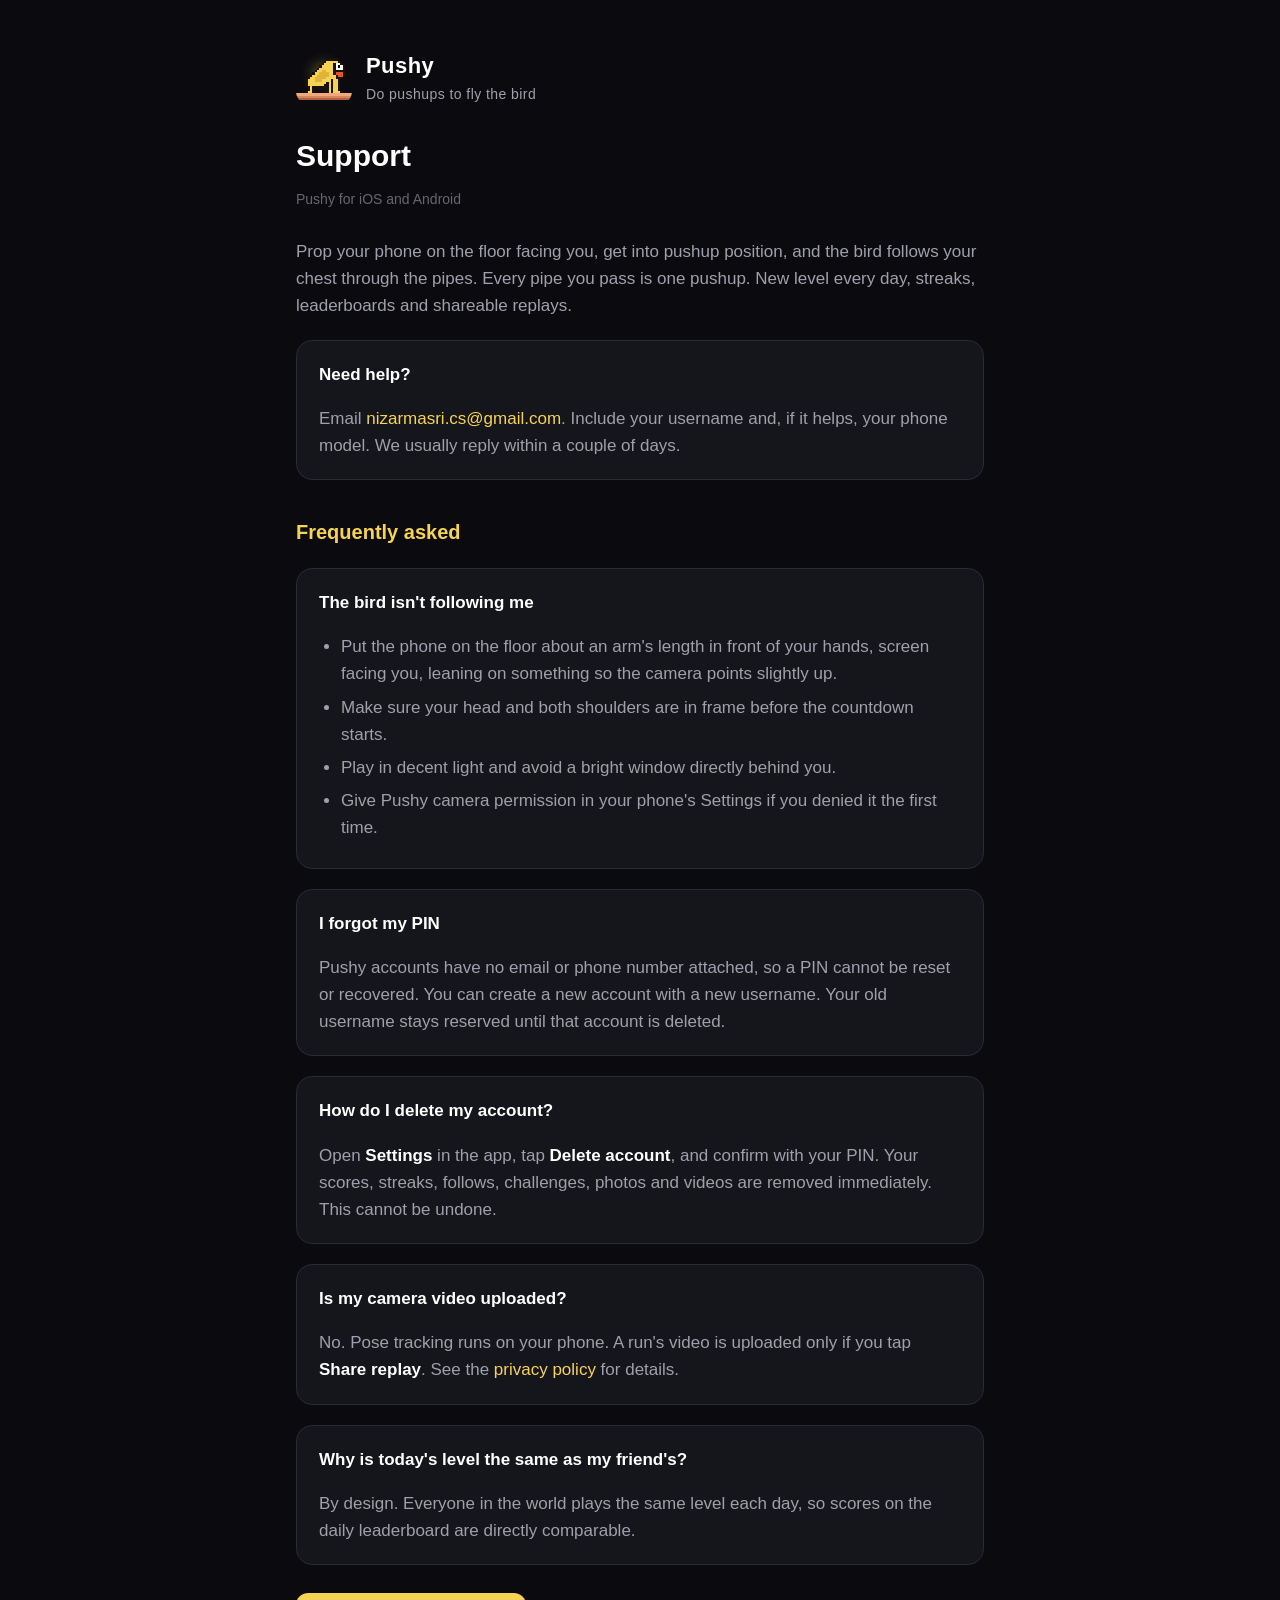
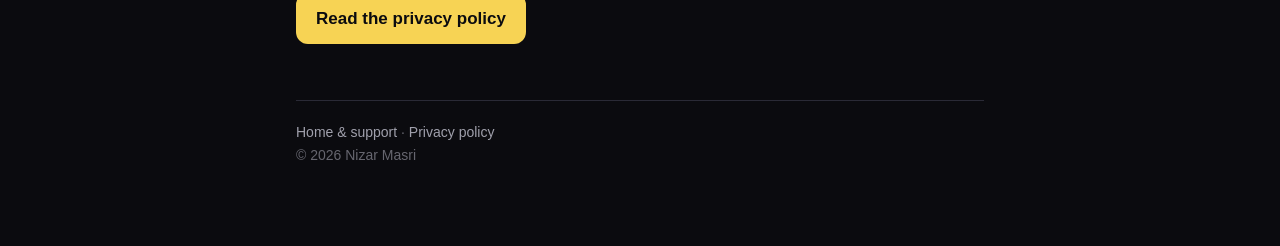
<file: index.html>
<!DOCTYPE html>
<html lang="en">
<head>
<meta charset="utf-8">
<meta name="viewport" content="width=device-width, initial-scale=1">
<meta name="color-scheme" content="dark">
<title>Pushy Support</title>
<meta name="description" content="Pushy: do pushups to fly the bird. Support, FAQ and privacy policy.">
<link rel="icon" href="icon.png">
<link rel="stylesheet" href="style.css">
</head>
<body>
<main>
  <header>
    <img src="icon.png" alt="Pushy icon">
    <div class="brand">Pushy <span>Do pushups to fly the bird</span></div>
  </header>

  <h1>Support</h1>
  <p class="meta">Pushy for iOS and Android</p>

  <p>Prop your phone on the floor facing you, get into pushup position, and the bird follows your chest through the pipes. Every pipe you pass is one pushup. New level every day, streaks, leaderboards and shareable replays.</p>

  <div class="card">
    <h3>Need help?</h3>
    <p>Email <a href="mailto:nizarmasri.cs@gmail.com">nizarmasri.cs@gmail.com</a>. Include your username and, if it helps, your phone model. We usually reply within a couple of days.</p>
  </div>

  <h2>Frequently asked</h2>

  <div class="card">
    <h3>The bird isn't following me</h3>
    <ul>
      <li>Put the phone on the floor about an arm's length in front of your hands, screen facing you, leaning on something so the camera points slightly up.</li>
      <li>Make sure your head and both shoulders are in frame before the countdown starts.</li>
      <li>Play in decent light and avoid a bright window directly behind you.</li>
      <li>Give Pushy camera permission in your phone's Settings if you denied it the first time.</li>
    </ul>
  </div>

  <div class="card">
    <h3>I forgot my PIN</h3>
    <p>Pushy accounts have no email or phone number attached, so a PIN cannot be reset or recovered. You can create a new account with a new username. Your old username stays reserved until that account is deleted.</p>
  </div>

  <div class="card">
    <h3>How do I delete my account?</h3>
    <p>Open <strong>Settings</strong> in the app, tap <strong>Delete account</strong>, and confirm with your PIN. Your scores, streaks, follows, challenges, photos and videos are removed immediately. This cannot be undone.</p>
  </div>

  <div class="card">
    <h3>Is my camera video uploaded?</h3>
    <p>No. Pose tracking runs on your phone. A run's video is uploaded only if you tap <strong>Share replay</strong>. See the <a href="privacy.html">privacy policy</a> for details.</p>
  </div>

  <div class="card">
    <h3>Why is today's level the same as my friend's?</h3>
    <p>By design. Everyone in the world plays the same level each day, so scores on the daily leaderboard are directly comparable.</p>
  </div>

  <a class="btn" href="privacy.html">Read the privacy policy</a>

  <footer>
    <a href="index.html">Home &amp; support</a> · <a href="privacy.html">Privacy policy</a><br>
    © 2026 Nizar Masri
  </footer>
</main>
</body>
</html>
</file>
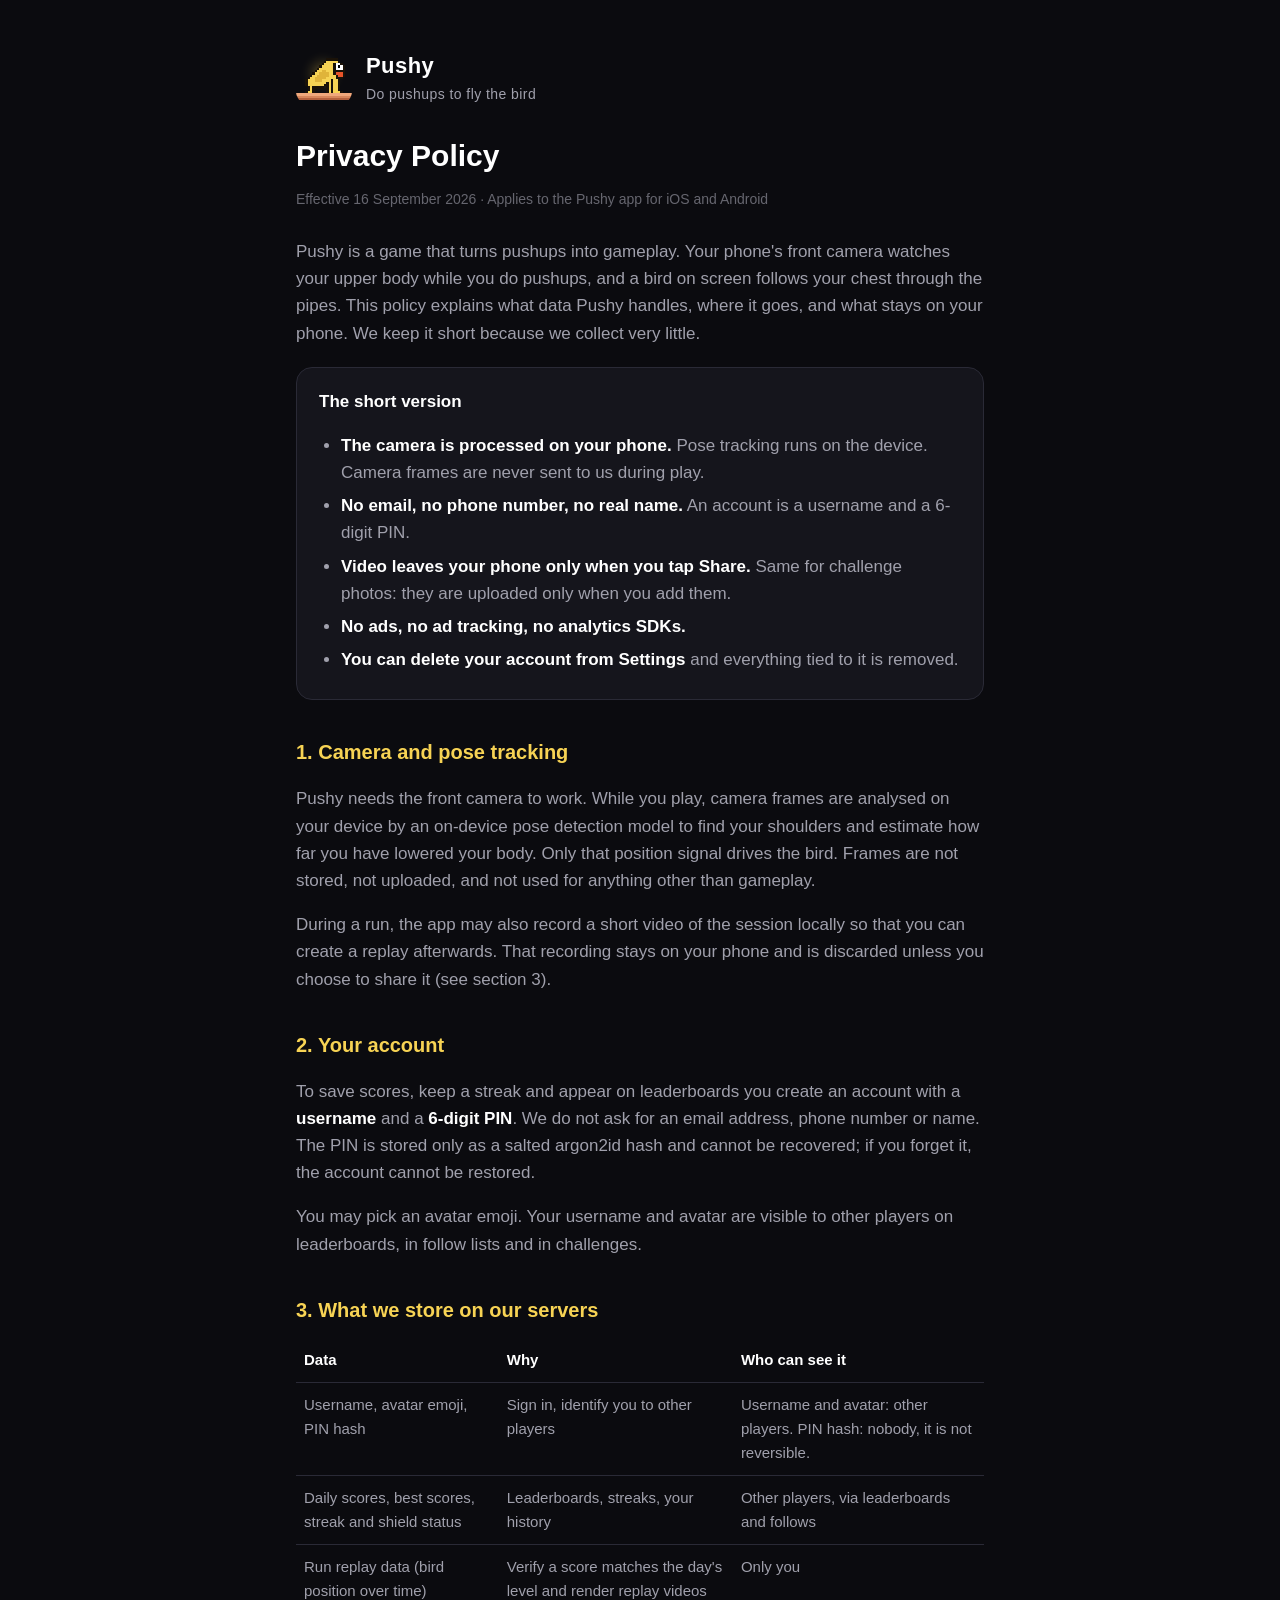
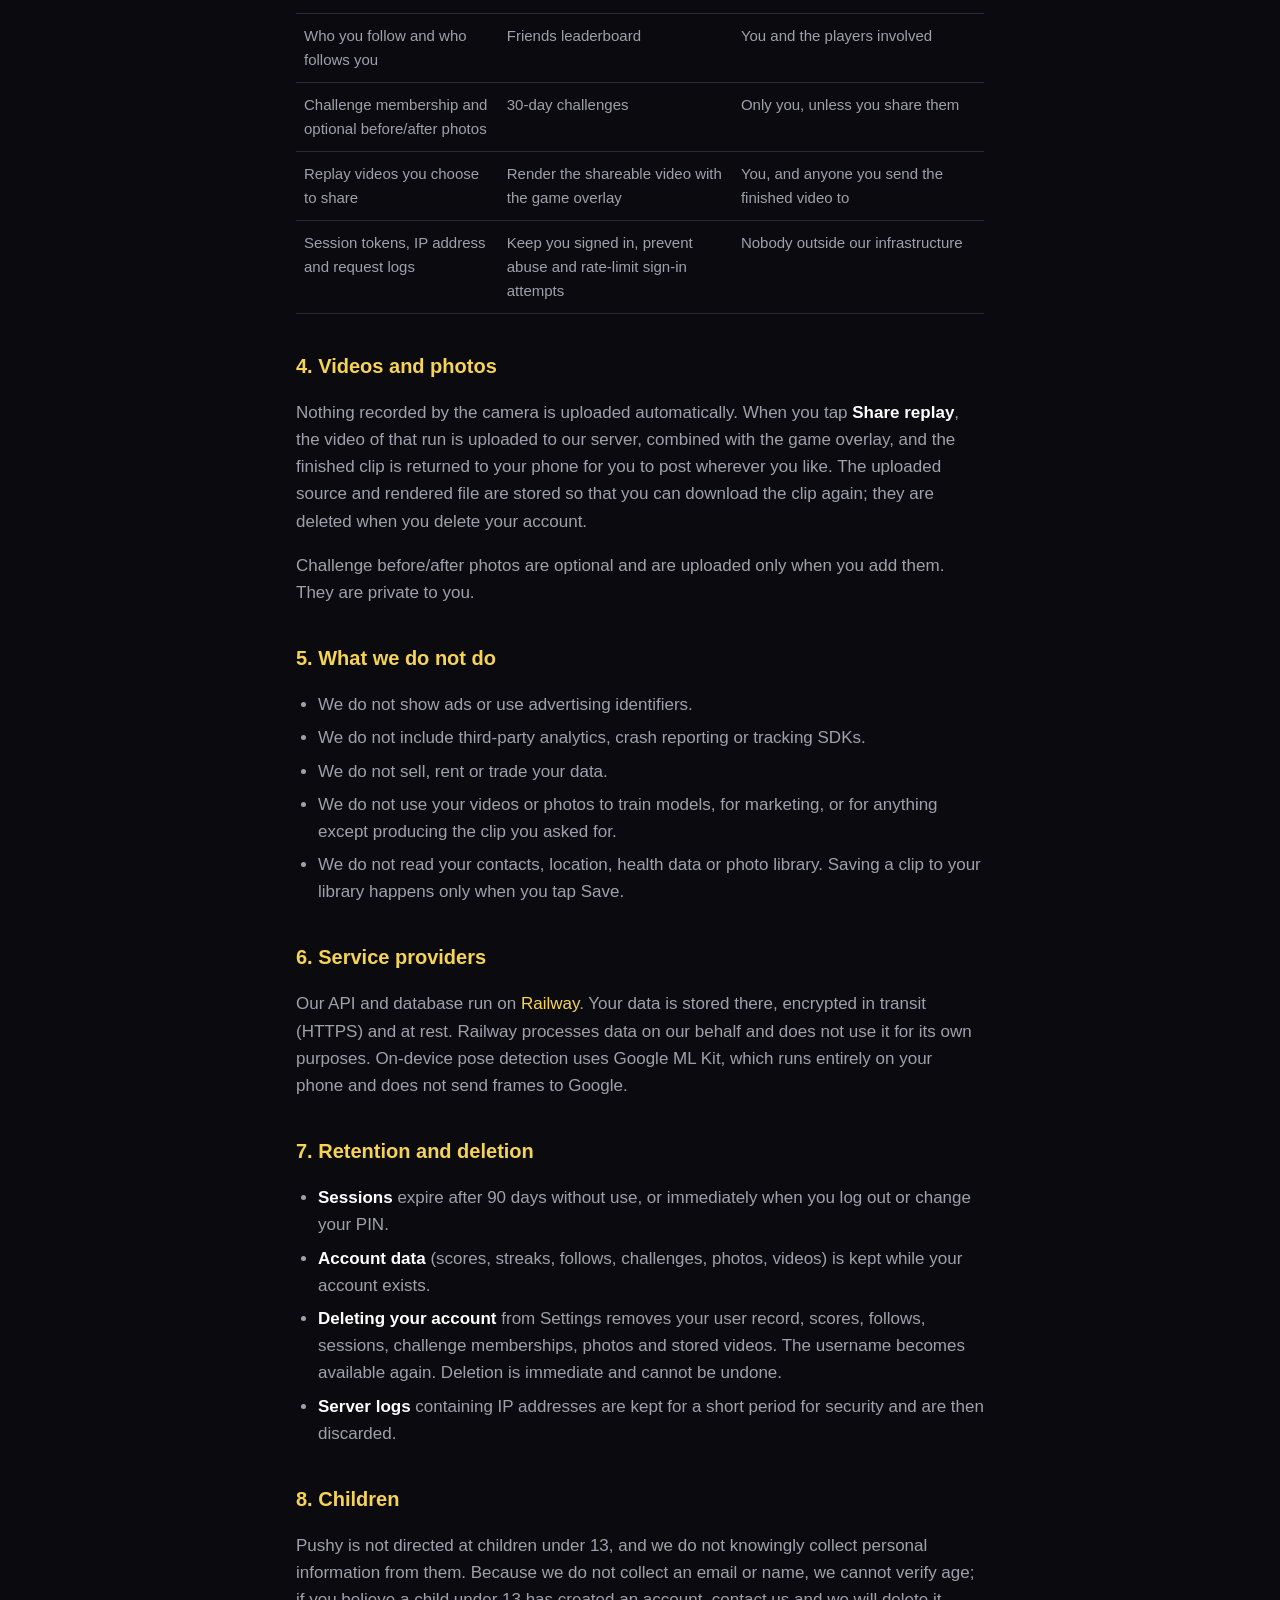
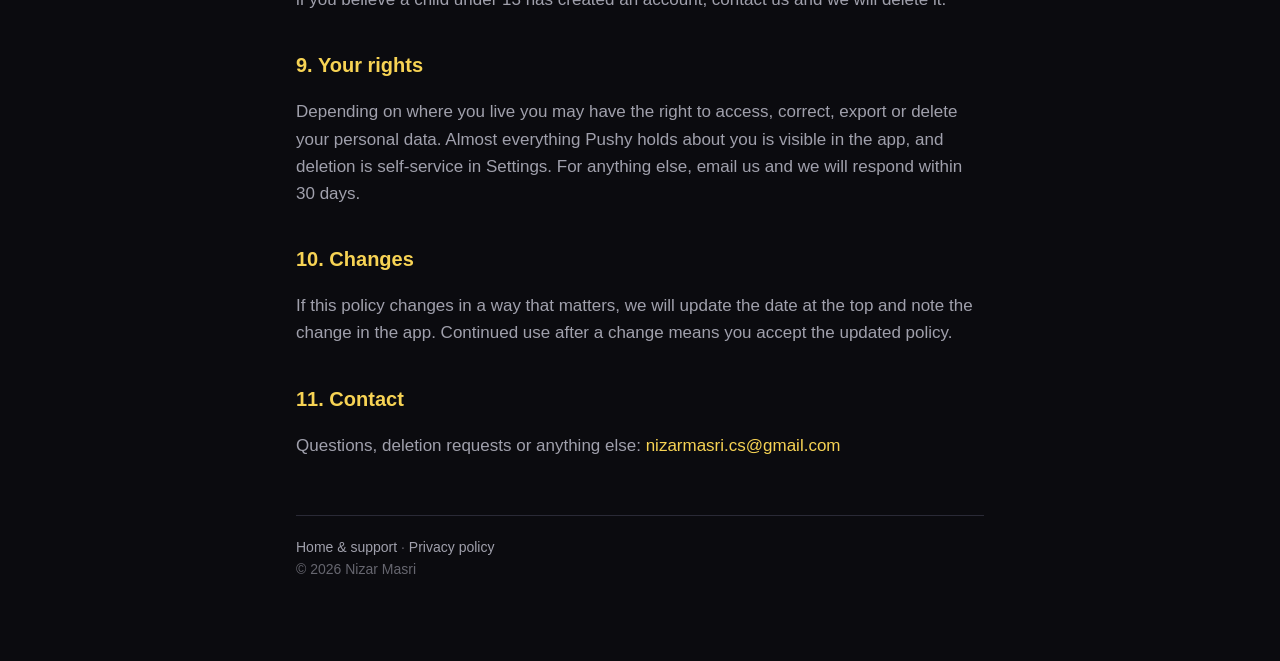
<file: privacy.html>
<!DOCTYPE html>
<html lang="en">
<head>
<meta charset="utf-8">
<meta name="viewport" content="width=device-width, initial-scale=1">
<meta name="color-scheme" content="dark">
<title>Pushy Privacy Policy</title>
<meta name="description" content="How Pushy, the pushup game, collects, uses and protects your data.">
<link rel="icon" href="icon.png">
<link rel="stylesheet" href="style.css">
</head>
<body>
<main>
  <header>
    <img src="icon.png" alt="Pushy icon">
    <div class="brand">Pushy <span>Do pushups to fly the bird</span></div>
  </header>

  <h1>Privacy Policy</h1>
  <p class="meta">Effective 16 September 2026 · Applies to the Pushy app for iOS and Android</p>

  <p>Pushy is a game that turns pushups into gameplay. Your phone's front camera watches your upper body while you do pushups, and a bird on screen follows your chest through the pipes. This policy explains what data Pushy handles, where it goes, and what stays on your phone. We keep it short because we collect very little.</p>

  <div class="card">
    <h3>The short version</h3>
    <ul>
      <li><strong>The camera is processed on your phone.</strong> Pose tracking runs on the device. Camera frames are never sent to us during play.</li>
      <li><strong>No email, no phone number, no real name.</strong> An account is a username and a 6-digit PIN.</li>
      <li><strong>Video leaves your phone only when you tap Share.</strong> Same for challenge photos: they are uploaded only when you add them.</li>
      <li><strong>No ads, no ad tracking, no analytics SDKs.</strong></li>
      <li><strong>You can delete your account from Settings</strong> and everything tied to it is removed.</li>
    </ul>
  </div>

  <h2>1. Camera and pose tracking</h2>
  <p>Pushy needs the front camera to work. While you play, camera frames are analysed on your device by an on-device pose detection model to find your shoulders and estimate how far you have lowered your body. Only that position signal drives the bird. Frames are not stored, not uploaded, and not used for anything other than gameplay.</p>
  <p>During a run, the app may also record a short video of the session locally so that you can create a replay afterwards. That recording stays on your phone and is discarded unless you choose to share it (see section 3).</p>

  <h2>2. Your account</h2>
  <p>To save scores, keep a streak and appear on leaderboards you create an account with a <strong>username</strong> and a <strong>6-digit PIN</strong>. We do not ask for an email address, phone number or name. The PIN is stored only as a salted argon2id hash and cannot be recovered; if you forget it, the account cannot be restored.</p>
  <p>You may pick an avatar emoji. Your username and avatar are visible to other players on leaderboards, in follow lists and in challenges.</p>

  <h2>3. What we store on our servers</h2>
  <table>
    <tr><th>Data</th><th>Why</th><th>Who can see it</th></tr>
    <tr><td>Username, avatar emoji, PIN hash</td><td>Sign in, identify you to other players</td><td>Username and avatar: other players. PIN hash: nobody, it is not reversible.</td></tr>
    <tr><td>Daily scores, best scores, streak and shield status</td><td>Leaderboards, streaks, your history</td><td>Other players, via leaderboards and follows</td></tr>
    <tr><td>Run replay data (bird position over time)</td><td>Verify a score matches the day's level and render replay videos</td><td>Only you</td></tr>
    <tr><td>Who you follow and who follows you</td><td>Friends leaderboard</td><td>You and the players involved</td></tr>
    <tr><td>Challenge membership and optional before/after photos</td><td>30-day challenges</td><td>Only you, unless you share them</td></tr>
    <tr><td>Replay videos you choose to share</td><td>Render the shareable video with the game overlay</td><td>You, and anyone you send the finished video to</td></tr>
    <tr><td>Session tokens, IP address and request logs</td><td>Keep you signed in, prevent abuse and rate-limit sign-in attempts</td><td>Nobody outside our infrastructure</td></tr>
  </table>

  <h2>4. Videos and photos</h2>
  <p>Nothing recorded by the camera is uploaded automatically. When you tap <strong>Share replay</strong>, the video of that run is uploaded to our server, combined with the game overlay, and the finished clip is returned to your phone for you to post wherever you like. The uploaded source and rendered file are stored so that you can download the clip again; they are deleted when you delete your account.</p>
  <p>Challenge before/after photos are optional and are uploaded only when you add them. They are private to you.</p>

  <h2>5. What we do not do</h2>
  <ul>
    <li>We do not show ads or use advertising identifiers.</li>
    <li>We do not include third-party analytics, crash reporting or tracking SDKs.</li>
    <li>We do not sell, rent or trade your data.</li>
    <li>We do not use your videos or photos to train models, for marketing, or for anything except producing the clip you asked for.</li>
    <li>We do not read your contacts, location, health data or photo library. Saving a clip to your library happens only when you tap Save.</li>
  </ul>

  <h2>6. Service providers</h2>
  <p>Our API and database run on <a href="https://railway.com" rel="noopener">Railway</a>. Your data is stored there, encrypted in transit (HTTPS) and at rest. Railway processes data on our behalf and does not use it for its own purposes. On-device pose detection uses Google ML Kit, which runs entirely on your phone and does not send frames to Google.</p>

  <h2>7. Retention and deletion</h2>
  <ul>
    <li><strong>Sessions</strong> expire after 90 days without use, or immediately when you log out or change your PIN.</li>
    <li><strong>Account data</strong> (scores, streaks, follows, challenges, photos, videos) is kept while your account exists.</li>
    <li><strong>Deleting your account</strong> from Settings removes your user record, scores, follows, sessions, challenge memberships, photos and stored videos. The username becomes available again. Deletion is immediate and cannot be undone.</li>
    <li><strong>Server logs</strong> containing IP addresses are kept for a short period for security and are then discarded.</li>
  </ul>

  <h2>8. Children</h2>
  <p>Pushy is not directed at children under 13, and we do not knowingly collect personal information from them. Because we do not collect an email or name, we cannot verify age; if you believe a child under 13 has created an account, contact us and we will delete it.</p>

  <h2>9. Your rights</h2>
  <p>Depending on where you live you may have the right to access, correct, export or delete your personal data. Almost everything Pushy holds about you is visible in the app, and deletion is self-service in Settings. For anything else, email us and we will respond within 30 days.</p>

  <h2>10. Changes</h2>
  <p>If this policy changes in a way that matters, we will update the date at the top and note the change in the app. Continued use after a change means you accept the updated policy.</p>

  <h2>11. Contact</h2>
  <p>Questions, deletion requests or anything else: <a href="mailto:nizarmasri.cs@gmail.com">nizarmasri.cs@gmail.com</a></p>

  <footer>
    <a href="index.html">Home &amp; support</a> · <a href="privacy.html">Privacy policy</a><br>
    © 2026 Nizar Masri
  </footer>
</main>
</body>
</html>
</file>
<file: style.css>
:root {
  --bg: #0B0B0F;
  --bg2: #101016;
  --card: #15151C;
  --border: #2A2A36;
  --text: #FFFFFF;
  --muted: #A0A0AC;
  --faint: #66666F;
  --accent: #F7D354;
  --copper: #D8875C;
}
* { box-sizing: border-box; }
html { -webkit-text-size-adjust: 100%; }
body {
  margin: 0;
  background: var(--bg);
  color: var(--text);
  font-family: -apple-system, BlinkMacSystemFont, "Segoe UI", Roboto, Helvetica, Arial, sans-serif;
  font-size: 17px;
  line-height: 1.6;
}
main { max-width: 720px; margin: 0 auto; padding: 48px 16px 80px; }
header { display: flex; align-items: center; gap: 14px; margin-bottom: 32px; }
header img { width: 56px; height: 56px; border-radius: 14px; image-rendering: pixelated; }
header .brand { font-weight: 800; font-size: 22px; letter-spacing: 0.02em; }
header .brand span { display: block; font-weight: 400; font-size: 14px; color: var(--muted); }
h1 { font-size: 30px; line-height: 1.2; margin: 0 0 8px; }
h2 { font-size: 20px; margin: 36px 0 10px; color: var(--accent); }
p, li { color: var(--muted); }
strong { color: var(--text); }
a { color: var(--accent); text-decoration: none; }
a:hover { text-decoration: underline; }
.meta { color: var(--faint); font-size: 14px; margin-bottom: 28px; }
.card {
  background: var(--card);
  border: 1px solid var(--border);
  border-radius: 16px;
  padding: 20px 22px;
  margin: 20px 0;
}
.card p:last-child, .card ul:last-child { margin-bottom: 0; }
.card h3 { margin: 0 0 8px; font-size: 17px; color: var(--text); }
ul { padding-left: 22px; }
li { margin: 6px 0; }
table { width: 100%; border-collapse: collapse; margin: 12px 0; font-size: 15px; }
th, td { text-align: left; padding: 10px 8px; border-bottom: 1px solid var(--border); vertical-align: top; }
th { color: var(--text); font-weight: 600; }
td { color: var(--muted); }
footer { margin-top: 56px; padding-top: 20px; border-top: 1px solid var(--border); color: var(--faint); font-size: 14px; }
footer a { color: var(--muted); }
.btn {
  display: inline-block;
  background: var(--accent);
  color: var(--bg);
  font-weight: 700;
  padding: 12px 20px;
  border-radius: 12px;
  margin-top: 8px;
}
.btn:hover { text-decoration: none; background: #E0B43A; }
</file>
